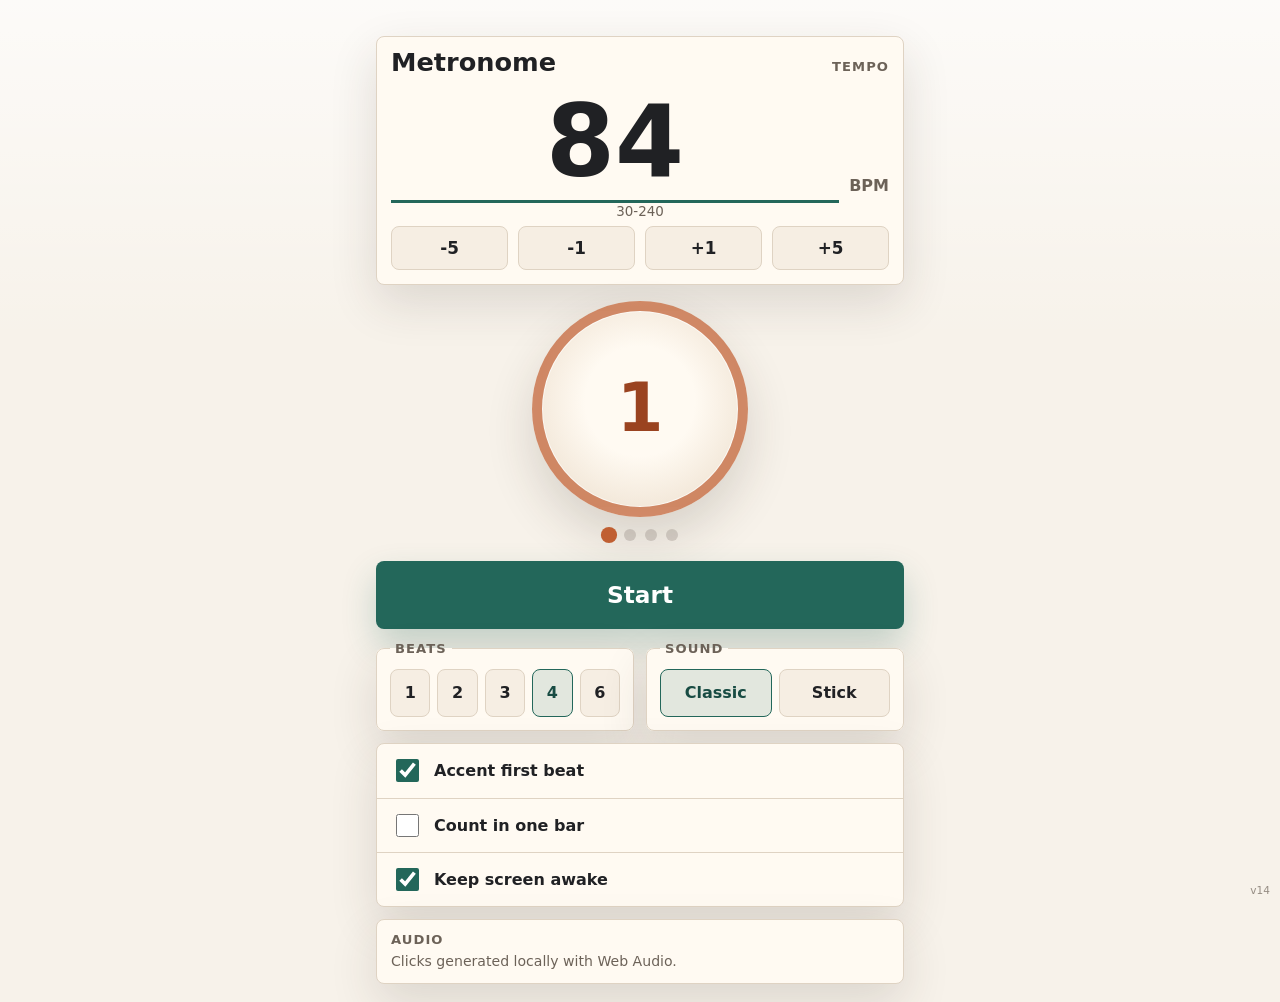
<file: index.html>
<!doctype html>
<html lang="en">
  <head>
    <meta charset="utf-8">
    <meta name="viewport" content="width=device-width, initial-scale=1, viewport-fit=cover">
    <meta name="description" content="A simple free metronome web app with accurate timing, offline support, and no ads or logins.">
    <meta name="theme-color" content="#f7f2ea">
    <meta name="mobile-web-app-capable" content="yes">
    <meta name="apple-mobile-web-app-capable" content="yes">
    <meta name="apple-mobile-web-app-status-bar-style" content="default">
    <meta name="apple-mobile-web-app-title" content="Metronome">
    <title>Metronome</title>
    <link rel="canonical" href="https://kristc.github.io/Metronome/">
    <link rel="manifest" href="manifest.webmanifest">
    <link rel="icon" href="icons/icon.svg" type="image/svg+xml">
    <link rel="apple-touch-icon" href="icons/apple-touch-icon.png">
    <meta property="og:type" content="website">
    <meta property="og:site_name" content="Metronome">
    <meta property="og:title" content="Metronome">
    <meta property="og:description" content="A simple free metronome web app with accurate timing, offline support, and no ads or logins.">
    <meta property="og:url" content="https://kristc.github.io/Metronome/">
    <meta property="og:image" content="https://kristc.github.io/Metronome/icons/icon-512.png">
    <meta property="og:image:width" content="512">
    <meta property="og:image:height" content="512">
    <meta name="twitter:card" content="summary">
    <meta name="twitter:title" content="Metronome">
    <meta name="twitter:description" content="A simple free metronome web app with accurate timing, offline support, and no ads or logins.">
    <meta name="twitter:image" content="https://kristc.github.io/Metronome/icons/icon-512.png">
    <link rel="stylesheet" href="styles.css">
    <script type="application/ld+json">
      {
        "@context": "https://schema.org",
        "@type": "WebApplication",
        "@id": "https://kristc.github.io/Metronome/#app",
        "name": "Metronome",
        "url": "https://kristc.github.io/Metronome/",
        "applicationCategory": "MusicApplication",
        "operatingSystem": "Any",
        "browserRequirements": "Requires a modern browser with Web Audio support.",
        "description": "A simple free metronome web app with accurate timing, offline support, and no ads or logins.",
        "image": "https://kristc.github.io/Metronome/icons/icon-512.png",
        "isAccessibleForFree": true,
        "offers": {
          "@type": "Offer",
          "price": "0",
          "priceCurrency": "USD"
        },
        "featureList": [
          "30-240 BPM tempo range",
          "Beat groupings for 1, 2, 3, 4, and 6 beats",
          "Optional first-beat accent",
          "Optional one-bar count-in",
          "Offline support after first load",
          "iPhone home screen installation"
        ]
      }
    </script>
  </head>
  <body>
    <main class="app" aria-labelledby="app-title">
      <section class="tempo-panel" aria-labelledby="tempo-title">
        <div class="tempo-heading">
          <h1 id="app-title">Metronome</h1>
          <h2 id="tempo-title">Tempo</h2>
        </div>
        <label class="bpm-control">
          <span class="sr-only">Beats per minute</span>
          <input id="bpm-input" type="number" inputmode="numeric" min="30" max="240" step="1" value="84" aria-describedby="bpm-range">
          <span>BPM</span>
        </label>
        <p id="bpm-range" class="hint">30-240</p>

        <div class="tempo-buttons" aria-label="Tempo adjustments">
          <button class="step-button" type="button" data-step="-5">-5</button>
          <button class="step-button" type="button" data-step="-1">-1</button>
          <button class="step-button" type="button" data-step="1">+1</button>
          <button class="step-button" type="button" data-step="5">+5</button>
        </div>
      </section>

      <section class="pulse-panel" aria-label="Current beat">
        <div id="pulse-ring" class="pulse-ring" aria-hidden="true">
          <span id="beat-number">1</span>
        </div>
        <div id="beat-dots" class="beat-dots" aria-hidden="true"></div>
      </section>

      <button id="play-button" class="play-button" type="button" aria-pressed="false">
        <span id="play-label">Start</span>
      </button>

      <section class="settings-grid" aria-label="Metronome settings">
        <fieldset class="setting-card">
          <legend>Beats</legend>
          <div class="segmented" role="radiogroup" aria-label="Beats per bar">
            <label><input type="radio" name="beats" value="1"> <span>1</span></label>
            <label><input type="radio" name="beats" value="2"> <span>2</span></label>
            <label><input type="radio" name="beats" value="3"> <span>3</span></label>
            <label><input type="radio" name="beats" value="4" checked> <span>4</span></label>
            <label><input type="radio" name="beats" value="6"> <span>6</span></label>
          </div>
        </fieldset>

        <fieldset class="setting-card">
          <legend>Sound</legend>
          <div class="segmented sound-choice" role="radiogroup" aria-label="Sound">
            <label><input type="radio" name="sound" value="metronome" checked> <span>Classic</span></label>
            <label><input type="radio" name="sound" value="drumstick"> <span>Stick</span></label>
          </div>
        </fieldset>

        <div class="toggle-row">
          <label class="toggle">
            <input id="accent-toggle" type="checkbox" checked>
            <span>Accent first beat</span>
          </label>
          <label class="toggle">
            <input id="count-in-toggle" type="checkbox">
            <span>Count in one bar</span>
          </label>
          <label class="toggle">
            <input id="wake-lock-toggle" type="checkbox" checked>
            <span>Keep screen awake</span>
          </label>
        </div>
      </section>

      <section class="credits-panel" aria-labelledby="credits-title">
        <h2 id="credits-title">Audio</h2>
        <p>Clicks generated locally with Web Audio.</p>
      </section>
    </main>

    <div id="update-toast" class="update-toast" hidden>
      <span>Update ready</span>
      <button id="update-button" type="button">Refresh</button>
    </div>
    <span id="version-label" class="version-label" aria-label="App version"></span>

    <script src="app.js" defer></script>
  </body>
</html>
</file>
<file: styles.css>
:root {
  color-scheme: light dark;
  --bg: #f7f2ea;
  --panel: #fffaf2;
  --panel-strong: #f0e3d3;
  --text: #202124;
  --muted: #6c6258;
  --line: #dfd3c3;
  --primary: #23675a;
  --primary-dark: #184c43;
  --accent: #c05f32;
  --focus: #0f766e;
  --shadow: 0 18px 48px rgb(57 45 34 / 14%);
  font-family: Inter, ui-sans-serif, system-ui, -apple-system, BlinkMacSystemFont, "Segoe UI", sans-serif;
}

* {
  box-sizing: border-box;
}

html {
  min-height: 100%;
}

body {
  min-height: 100vh;
  margin: 0;
  background:
    linear-gradient(180deg, rgb(255 255 255 / 68%), rgb(255 255 255 / 0%) 34%),
    var(--bg);
  color: var(--text);
}

button,
input {
  font: inherit;
}

button {
  -webkit-tap-highlight-color: transparent;
}

.app {
  width: min(100%, 560px);
  min-height: 100vh;
  margin: 0 auto;
  padding: max(14px, env(safe-area-inset-top)) 16px max(18px, env(safe-area-inset-bottom));
  display: grid;
  gap: 12px;
  align-content: start;
}

h1,
h2,
p {
  margin: 0;
}

h1 {
  font-size: 1.6rem;
  line-height: 1.05;
  font-weight: 780;
  letter-spacing: 0;
}

h2,
legend {
  color: var(--muted);
  font-size: 0.82rem;
  font-weight: 760;
  letter-spacing: 0.08em;
  text-transform: uppercase;
}

.hint {
  color: var(--muted);
}

.tempo-panel,
.setting-card,
.credits-panel {
  border: 1px solid var(--line);
  border-radius: 8px;
  background: var(--panel);
  box-shadow: var(--shadow);
}

.tempo-panel {
  padding: 12px 14px 14px;
  display: grid;
  gap: 7px;
}

.tempo-heading {
  display: flex;
  align-items: baseline;
  justify-content: space-between;
  gap: 16px;
}

.tempo-heading h2 {
  flex: 0 0 auto;
  text-align: right;
}

.bpm-control {
  display: grid;
  grid-template-columns: minmax(0, 1fr) auto;
  align-items: end;
  gap: 10px;
}

.bpm-control input {
  width: 100%;
  min-width: 0;
  border: 0;
  border-bottom: 3px solid var(--primary);
  border-radius: 0;
  background: transparent;
  color: var(--text);
  font-size: clamp(3.3rem, 22vw, 6.2rem);
  font-weight: 800;
  line-height: 0.95;
  letter-spacing: 0;
  text-align: center;
  appearance: textfield;
}

.bpm-control input::-webkit-outer-spin-button,
.bpm-control input::-webkit-inner-spin-button {
  margin: 0;
  appearance: none;
}

.bpm-control span:last-child {
  padding-bottom: 8px;
  color: var(--muted);
  font-weight: 760;
}

.hint {
  margin-top: -6px;
  font-size: 0.84rem;
  text-align: center;
}

.tempo-buttons {
  display: grid;
  grid-template-columns: repeat(4, minmax(0, 1fr));
  gap: 10px;
}

.step-button,
.play-button {
  border: 0;
  cursor: pointer;
  font-weight: 760;
}

.step-button {
  min-height: 44px;
  border: 1px solid var(--line);
  border-radius: 8px;
  background: #f6eee3;
  color: var(--text);
  font-size: 1.05rem;
}

.step-button:active,
.segmented label:active {
  transform: translateY(1px);
}

.pulse-panel {
  display: grid;
  justify-items: center;
  gap: 12px;
  padding: 4px 0 0;
}

.pulse-ring {
  width: min(48vw, 216px);
  aspect-ratio: 1;
  border: 10px solid rgb(35 103 90 / 18%);
  border-radius: 50%;
  display: grid;
  place-items: center;
  background: radial-gradient(circle at 50% 46%, #fffaf2 0 38%, #eadbc8 100%);
  color: var(--primary-dark);
  box-shadow: inset 0 0 0 1px rgb(255 255 255 / 70%), 0 22px 48px rgb(58 45 33 / 16%);
  transition: transform 90ms ease, border-color 90ms ease, color 90ms ease;
}

.pulse-ring span {
  font-size: clamp(2.5rem, 13vw, 4.2rem);
  font-weight: 820;
  line-height: 1;
}

.pulse-ring.hit {
  transform: scale(1.045);
  border-color: rgb(35 103 90 / 58%);
}

.pulse-ring.accent {
  border-color: rgb(192 95 50 / 70%);
  color: #9a4320;
}

.beat-dots {
  min-height: 20px;
  display: flex;
  justify-content: center;
  gap: 9px;
}

.beat-dot {
  width: 12px;
  height: 12px;
  border-radius: 50%;
  background: rgb(108 98 88 / 24%);
  transition: transform 90ms ease, background-color 90ms ease;
}

.beat-dot.active {
  transform: scale(1.35);
  background: var(--primary);
}

.beat-dot.accent {
  background: var(--accent);
}

.play-button {
  min-height: 68px;
  border-radius: 8px;
  background: var(--primary);
  color: #fff;
  box-shadow: 0 16px 34px rgb(35 103 90 / 24%);
  font-size: 1.45rem;
}

.play-button[aria-pressed="true"] {
  background: #9f3e2a;
  box-shadow: 0 16px 34px rgb(159 62 42 / 22%);
}

.settings-grid {
  display: grid;
  gap: 12px;
}

.setting-card {
  margin: 0;
  padding: 13px;
}

.setting-card legend {
  padding: 0 5px;
}

.segmented {
  display: grid;
  grid-template-columns: repeat(5, minmax(0, 1fr));
  gap: 7px;
}

.sound-choice {
  grid-template-columns: repeat(2, minmax(0, 1fr));
}

.segmented input {
  position: absolute;
  opacity: 0;
  pointer-events: none;
}

.segmented span {
  min-height: 48px;
  border: 1px solid var(--line);
  border-radius: 8px;
  display: grid;
  place-items: center;
  background: #f6eee3;
  color: var(--text);
  font-weight: 760;
}

.segmented input:checked + span {
  border-color: var(--primary);
  background: rgb(35 103 90 / 13%);
  color: var(--primary-dark);
}

.toggle-row {
  border: 1px solid var(--line);
  border-radius: 8px;
  background: var(--panel);
  box-shadow: var(--shadow);
  overflow: hidden;
}

.toggle {
  min-height: 54px;
  padding: 0 15px;
  display: flex;
  align-items: center;
  gap: 12px;
  color: var(--text);
  font-weight: 650;
}

.toggle + .toggle {
  border-top: 1px solid var(--line);
}

.toggle input {
  width: 23px;
  height: 23px;
  accent-color: var(--primary);
}

.credits-panel {
  padding: 12px 14px;
  display: grid;
  gap: 5px;
}

.credits-panel p {
  color: var(--muted);
  font-size: 0.88rem;
  line-height: 1.35;
}

.credits-panel a {
  color: var(--primary-dark);
  font-weight: 720;
}

.update-toast {
  position: fixed;
  right: 16px;
  bottom: max(16px, env(safe-area-inset-bottom));
  left: 16px;
  width: min(528px, calc(100% - 32px));
  margin: 0 auto;
  padding: 10px 12px;
  border: 1px solid var(--line);
  border-radius: 8px;
  display: flex;
  align-items: center;
  justify-content: space-between;
  gap: 12px;
  background: var(--panel);
  box-shadow: var(--shadow);
  color: var(--text);
  font-weight: 720;
  z-index: 10;
}

.update-toast[hidden] {
  display: none;
}

.update-toast button {
  min-height: 40px;
  padding: 0 14px;
  border: 0;
  border-radius: 8px;
  background: var(--primary);
  color: #fff;
  cursor: pointer;
  font-weight: 760;
}

.version-label {
  position: fixed;
  right: 10px;
  bottom: max(4px, env(safe-area-inset-bottom));
  color: var(--muted);
  font-size: 0.66rem;
  line-height: 1;
  opacity: 0.7;
  pointer-events: none;
}

:focus-visible {
  outline: 3px solid var(--focus);
  outline-offset: 3px;
}

.sr-only {
  position: absolute;
  width: 1px;
  height: 1px;
  padding: 0;
  margin: -1px;
  overflow: hidden;
  clip: rect(0, 0, 0, 0);
  white-space: nowrap;
  border: 0;
}

@media (min-width: 720px) {
  .app {
    padding-top: 36px;
  }

  .settings-grid {
    grid-template-columns: 1fr 1fr;
  }

  .toggle-row {
    grid-column: 1 / -1;
  }
}

@media (prefers-color-scheme: dark) {
  :root {
    --bg: #15181a;
    --panel: #202426;
    --panel-strong: #293033;
    --text: #f4f1ec;
    --muted: #bbb1a5;
    --line: #3a4143;
    --primary: #63c0aa;
    --primary-dark: #9ee0d0;
    --accent: #ee9363;
    --focus: #8fd8c7;
    --shadow: 0 18px 48px rgb(0 0 0 / 24%);
  }

  body {
    background: var(--bg);
  }

  .step-button,
  .segmented span {
    background: #262c2f;
  }

  .pulse-ring {
    background: radial-gradient(circle at 50% 46%, #252b2d 0 38%, #151819 100%);
  }
}
</file>
